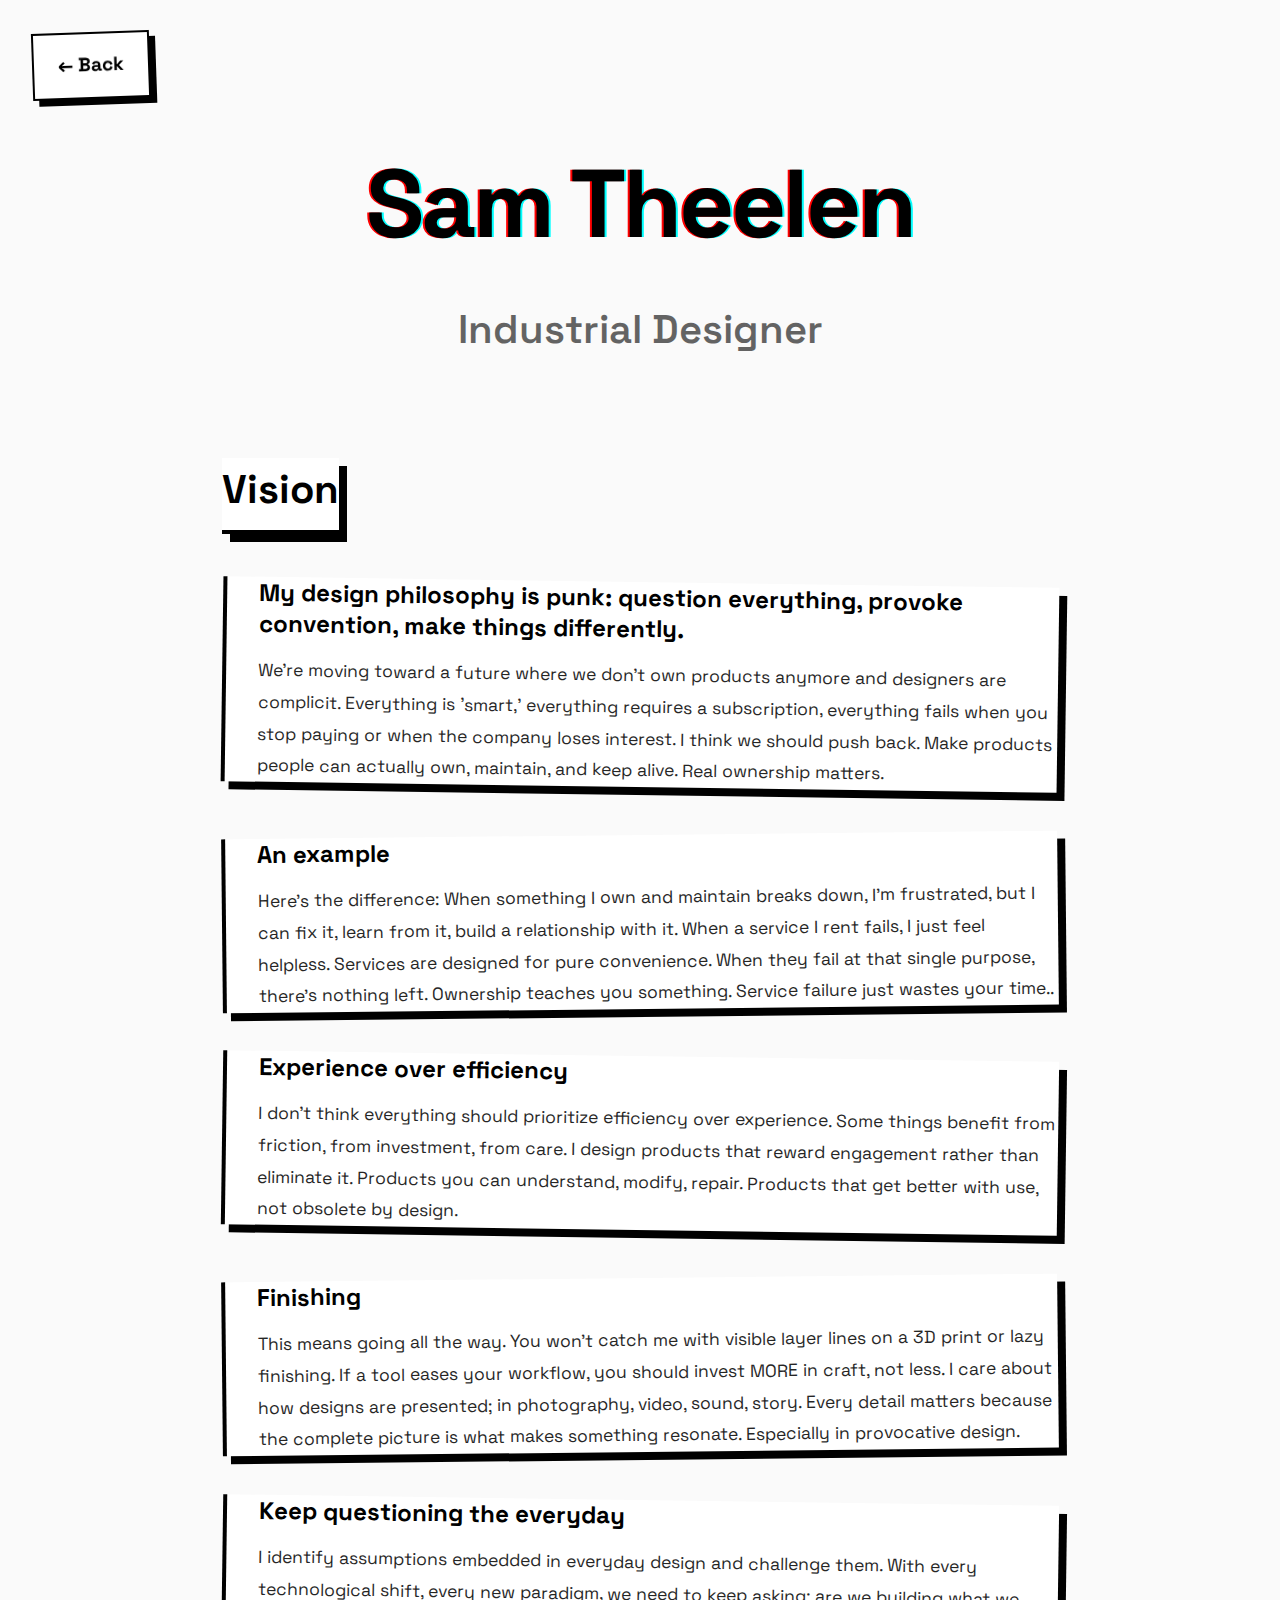
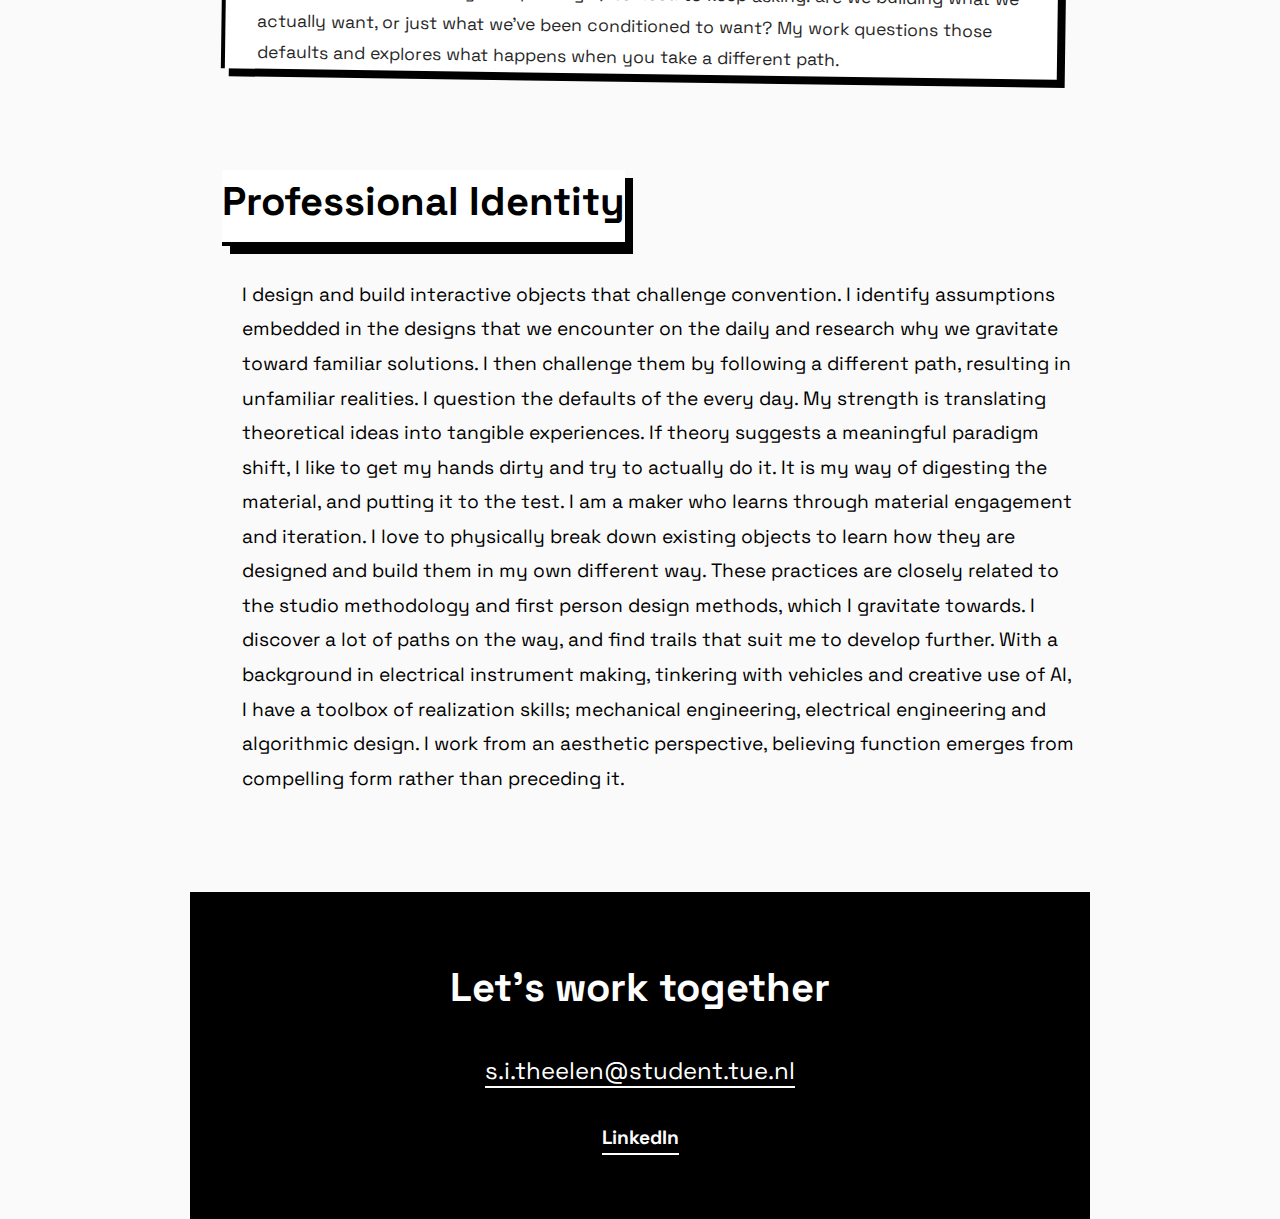
<file: about.html>
<!DOCTYPE html>
<html lang="en">
<head>
    <meta charset="UTF-8">
    <meta name="viewport" content="width=device-width, initial-scale=1.0">
    <title>About - Sam Theelen</title>
    <link rel="preconnect" href="https://fonts.googleapis.com">
    <link rel="preconnect" href="https://fonts.gstatic.com" crossorigin>
    <link href="https://fonts.googleapis.com/css2?family=Space+Grotesk:wght@400;600;700;900&display=swap" rel="stylesheet">
    <link rel="stylesheet" href="about.css">
</head>
<body>
    
    <!-- Back Button -->
    <a href="index.html" class="back-button">← Back</a>

    <!-- About Content -->
    <main class="about-container">
        
        <section class="about-hero">
            <h1>Sam Theelen</h1>
            <h2>Industrial Designer</h2>
        </section>

        <section class="vision-section">
            <h3>Vision</h3>
            
            <div class="vision-point">
                <h4>My design philosophy is punk: question everything, provoke convention, make things differently.</h4>
                <p>We're moving toward a future where we don't own products anymore and designers are complicit. Everything is 'smart,' everything requires a subscription, everything fails when you stop paying or when the company loses interest. I think we should push back. Make products people can actually own, maintain, and keep alive. Real ownership matters.</p>
            </div>

            <div class="vision-point">
                <h4>An example</h4>
                <p>Here's the difference: When something I own and maintain breaks down, I'm frustrated, but I can fix it, learn from it, build a relationship with it. When a service I rent fails, I just feel helpless. Services are designed for pure convenience. When they fail at that single purpose, there's nothing left. Ownership teaches you something. Service failure just wastes your time..</p>
            </div>

            <div class="vision-point">
                <h4>Experience over efficiency</h4>
                <p>I don't think everything should prioritize efficiency over experience. Some things benefit from friction, from investment, from care. I design products that reward engagement rather than eliminate it. Products you can understand, modify, repair. Products that get better with use, not obsolete by design.</p>
            </div>

            <div class="vision-point">
                <h4>Finishing</h4>
                <p>This means going all the way. You won't catch me with visible layer lines on a 3D print or lazy finishing. If a tool eases your workflow, you should invest MORE in craft, not less. I care about how designs are presented; in photography, video, sound, story. Every detail matters because the complete picture is what makes something resonate. Especially in provocative design.</p>
            </div>

            <div class="vision-point">
                <h4>Keep questioning the everyday</h4>
                <p>I identify assumptions embedded in everyday design and challenge them. With every technological shift, every new paradigm, we need to keep asking: are we building what we actually want, or just what we've been conditioned to want? My work questions those defaults and explores what happens when you take a different path.</p>
            </div>
        </section>

        <section class="bio-section">
            <h3>Professional Identity</h3>
            <p>
I design and build interactive objects that challenge convention. I identify assumptions embedded in the designs that we encounter on the daily and research why we gravitate toward familiar solutions. I then challenge them by following a different path, resulting in unfamiliar realities. I question the defaults of the every day. 
My strength is translating theoretical ideas into tangible experiences. If theory suggests a meaningful paradigm shift, I like to get my hands dirty and try to actually do it. It is my way of digesting the material, and putting it to the test. I am a maker who learns through material engagement and iteration. I love to physically break down existing objects to learn how they are designed and build them in my own different way. These practices are closely related to the studio methodology and first person design methods, which I gravitate towards. I discover a lot of paths on the way, and find trails that suit me to develop further.
With a background in electrical instrument making, tinkering with vehicles and creative use of AI, I have a toolbox of realization skills; mechanical engineering, electrical engineering and algorithmic design. I work from an aesthetic perspective, believing function emerges from compelling form rather than preceding it.

</p>
        </section>

        <section class="contact-section">
            <h3>Let's work together</h3>
            <p><a href="mailto:s.i.theelen@student.tue.nl">s.i.theelen@student.tue.nl</a></p>
            <div class="social-links">
                <a href="https://www.linkedin.com/in/sam-theelen/">LinkedIn</a>
            </div>
        </section>

    </main>

</body>
</html>
</file>
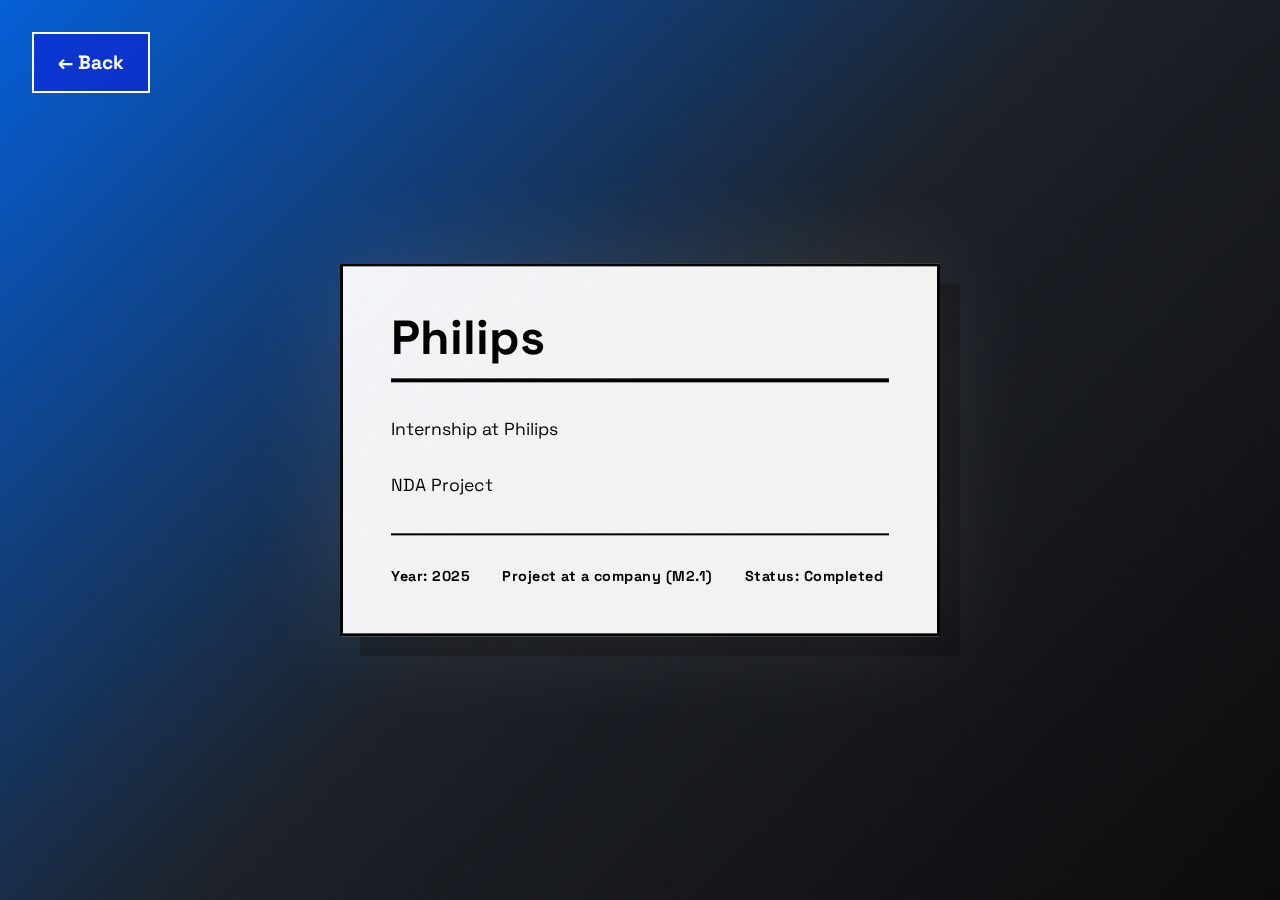
<file: project-3.html>
<!DOCTYPE html>
<html lang="en">
<head>
    <meta charset="UTF-8">
    <meta name="viewport" content="width=device-width, initial-scale=1.0">
    <title>Philips</title>
    <link rel="preconnect" href="https://fonts.googleapis.com">
    <link rel="preconnect" href="https://fonts.gstatic.com" crossorigin>
    <link href="https://fonts.googleapis.com/css2?family=Space+Grotesk:wght@400;600;700;900&display=swap" rel="stylesheet">
    <link rel="stylesheet" href="project-3.css">
</head>
<body>
    <!-- Back Button -->
    <a href="index.html" class="back-button">← Back</a>


    <!-- Project Description - Floating Element -->
    <div class="description-box">
        <h1>Philips</h1>
        <div class="description-content">
            <p>Internship at Philips</p>

            <p>NDA Project</p>
            
        </div>
        
        <div class="project-details">
            <span>Year: 2025</span>
            <span>Project at a company (M2.1)</span>
            <span>Status: Completed</span>
        </div>
    </div>

</body>
</html>
</file>
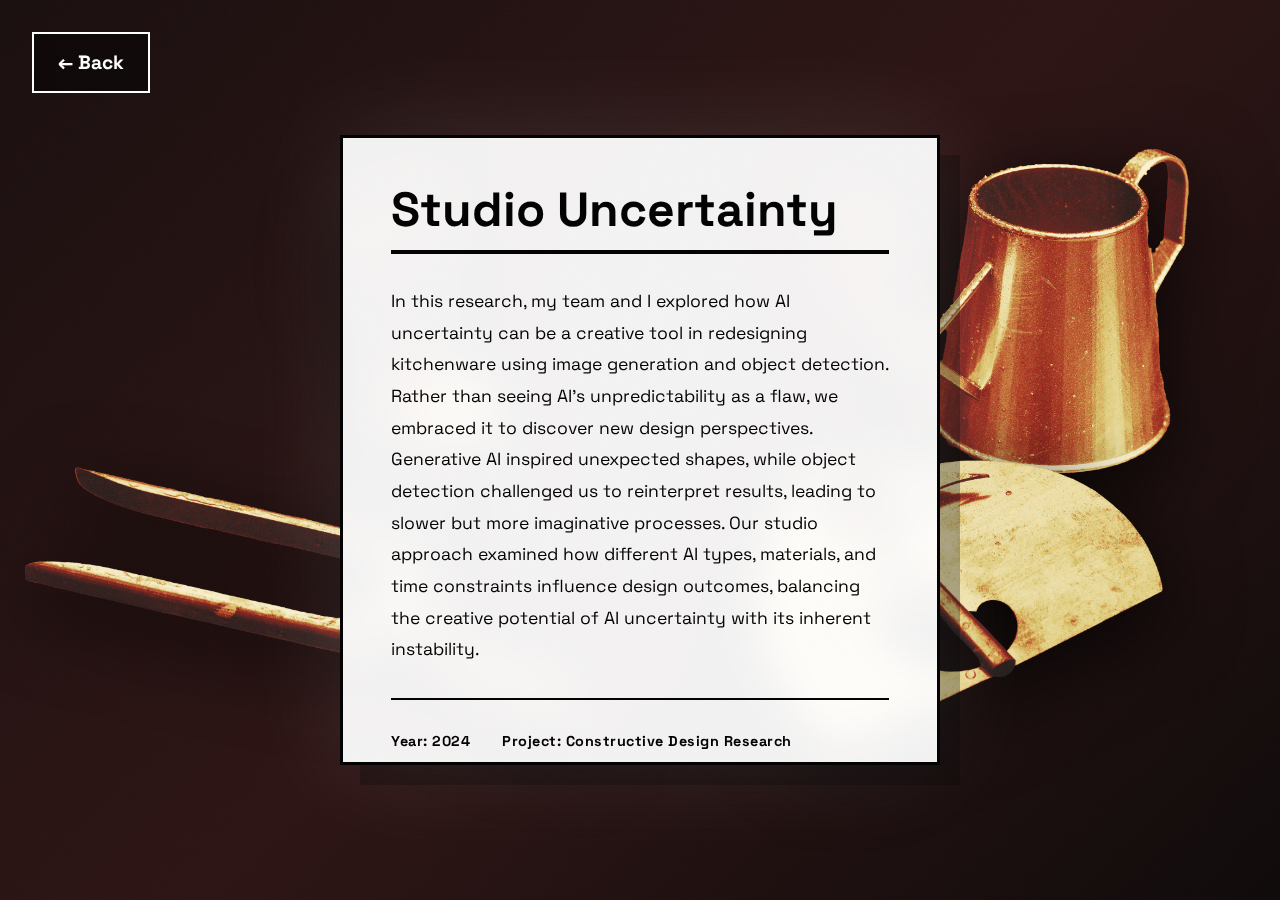
<file: project-4.html>
<!DOCTYPE html>
<html lang="en">
<head>
    <meta charset="UTF-8">
    <meta name="viewport" content="width=device-width, initial-scale=1.0">
    <title>Studio Uncertainty</title>
    <link rel="preconnect" href="https://fonts.googleapis.com">
    <link rel="preconnect" href="https://fonts.gstatic.com" crossorigin>
    <link href="https://fonts.googleapis.com/css2?family=Space+Grotesk:wght@400;600;700;900&display=swap" rel="stylesheet">
    <link rel="stylesheet" href="project-4.css">
</head>
<body>
    <!-- Back Button -->
    <a href="index.html" class="back-button">← Back</a>

    <!-- Floating Artifacts -->
    <div class="artifacts-container">
        <div class="artifact artifact-1">
            <img src="images/Studio Uncertainty/Chork2.png" alt="Chork">
        </div>
        <div class="artifact artifact-2">
            <img src="images/Studio Uncertainty/Waturla2.png" alt="Waturla">
        </div>
        <div class="artifact artifact-3">
            <img src="images/Studio Uncertainty/Thongs2.png" alt="Thongs">
        </div>
        <div class="artifact artifact-4">
            <img src="images/Studio Uncertainty/Scroon2.png" alt="Scroon">
        </div>
    </div>

    <!-- Project Description - Floating Element -->
    <div class="description-box">
        <h1>Studio Uncertainty</h1>
        <div class="description-content">
            <p>In this research, my team and I explored how AI uncertainty can be a creative tool in redesigning kitchenware using image generation and object detection. Rather than seeing AI’s unpredictability as a flaw, we embraced it to discover new design perspectives. Generative AI inspired unexpected shapes, while object detection challenged us to reinterpret results, leading to slower but more imaginative processes. Our studio approach examined how different AI types, materials, and time constraints influence design outcomes, balancing the creative potential of AI uncertainty with its inherent instability.</p>
            
        </div>
        
        <div class="project-details">
            <span>Year: 2024</span>
            <span>Project: Constructive Design Research</span>
            <span>Status: Completed</span>
        </div>
    </div>

</body>
</html>
</file>
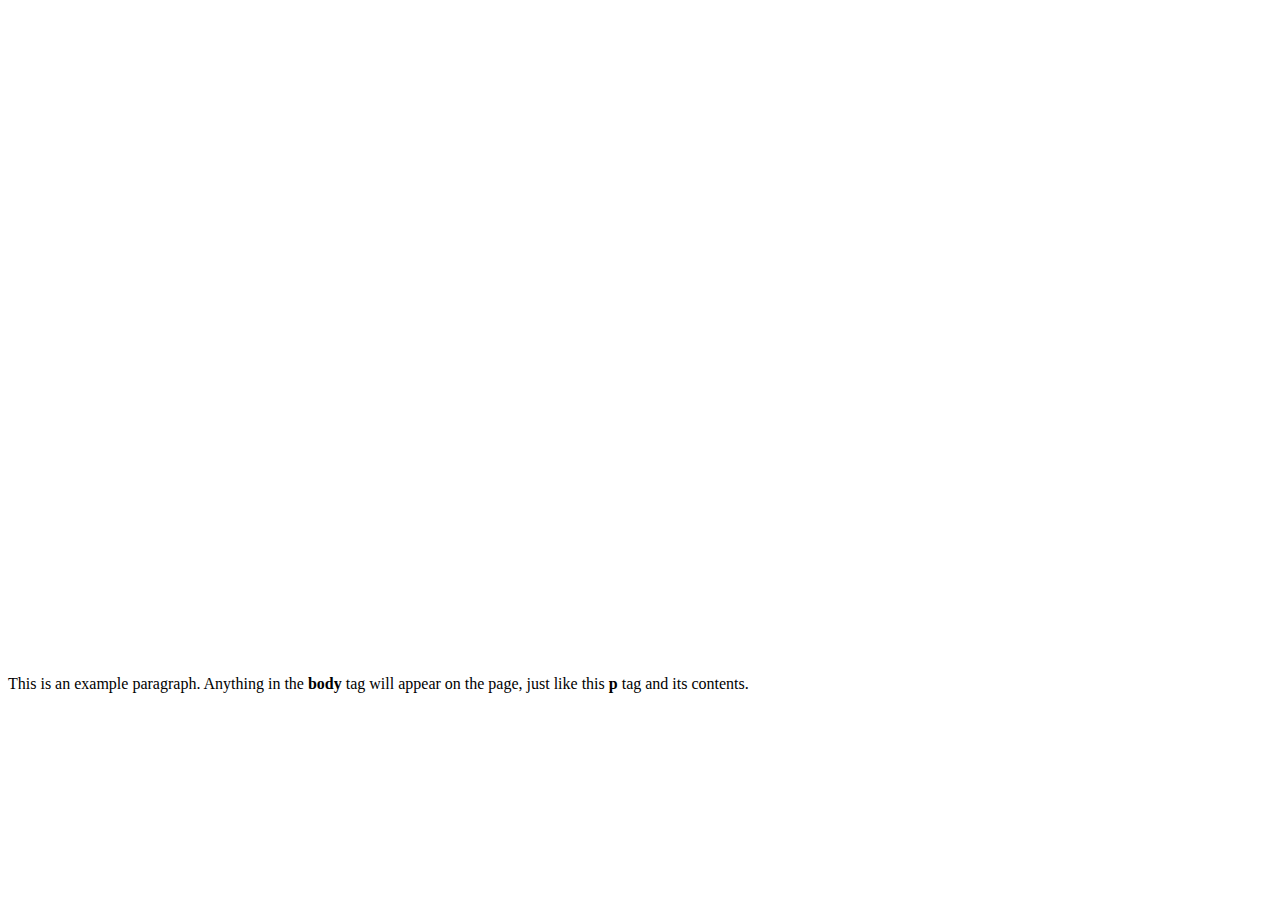
<file: Test.html>
<!doctype html>
<html>
  <head>
    <title>This is the title of the webpage!</title>
  </head>
  <body>
    <iframe width="1150" height="647" src="https://www.youtube.com/embed/tnML9X1MJC4" title="&quot;Je valt er al bij twee af&quot; | First Dates Classics | NPO 3 TV" frameborder="0" allow="accelerometer; autoplay; clipboard-write; encrypted-media; gyroscope; picture-in-picture; web-share" referrerpolicy="strict-origin-when-cross-origin" allowfullscreen></iframe>
    <p>This is an example paragraph. Anything in the <strong>body</strong> tag will appear on the page, just like this <strong>p</strong> tag and its contents.</p>
  </body>
</html>
</file>
<file: about.css>
/* Reset */
* {
    margin: 0;
    padding: 0;
    box-sizing: border-box;
}

body {
    font-family: 'Space Grotesk', -apple-system, BlinkMacSystemFont, sans-serif;
    background: #fafafa;
    color: #000;
    line-height: 1.6;
}

body {
    background: #fafafa;
    animation: backgroundFlicker 1s infinite alternate;
}

@keyframes backgroundFlicker {
    0%   { background:#fafafa; }
    40%  { background:#f5f5f5; }
    60%  { background:#ffffff; }
    70%  { background:#f0f0f0; }
    100% { background:#fafafa; }
}

.about-hero h1 {
    text-shadow:
        -2px 0 red,
        2px 0 cyan;
    animation: glitch 6s infinite;
}

@keyframes glitch {
    0%   { transform: translate(0); }
    20%  { transform: translate(-2px, 1px); }
    40%  { transform: translate(2px, -1px); }
    60%  { transform: translate(-1px, 2px); }
    80%  { transform: translate(1px, -2px); }
    100% { transform: translate(0); }
}

.vision-point {
    transform: rotate(-0.6deg);
}

.vision-point:nth-child(2n) {
    transform: rotate(0.8deg);
}

.bio-section p:nth-child(2n) {
    transform: translateX(20px);
}

.vision-point,
.bio-section h3,
.vision-section h3 {
    border-color: black;
    box-shadow: 8px 8px 0 black;
    background: white;
}
.back-button {
    transform: rotate(-2deg);
    box-shadow: 6px 6px 0 black;
}

.back-button:hover {
    transform: rotate(2deg) translateX(-5px);
}

p:hover,
h4:hover {
    letter-spacing: 2px;
    transform: skewX(-5deg);
    transition: 0.2s;
}

.about-container {
    animation: breathe 10s infinite ease-in-out;
}

@keyframes breathe {
    0%   { transform: scale(1); }
    50%  { transform: scale(1.01); }
    100% { transform: scale(1); }
}





/* Back Button */
.back-button {
    position: fixed;
    top: 2rem;
    left: 2rem;
    color: #000;
    text-decoration: none;
    font-weight: 700;
    font-size: 1.2rem;
    z-index: 1000;
    padding: 1rem 1.5rem;
    border: 2px solid #000;
    background: rgba(255, 255, 255, 0.95);
    transition: all 0.3s;
}

.back-button:hover {
    background: #000;
    color: #fff;
    transform: translateX(-5px);
}

/* About Container */
.about-container {
    max-width: 900px;
    margin: 0 auto;
    padding: 8rem 2rem 4rem 2rem;
}

/* Hero Section */
.about-hero {
    margin-bottom: 6rem;
    text-align: center;
}

.about-hero h1 {
    font-size: clamp(3rem, 8vw, 6rem);
    font-weight: 900;
    letter-spacing: -3px;
    margin-bottom: 1rem;
}

.about-hero h2 {
    font-size: clamp(1.5rem, 4vw, 2.5rem);
    font-weight: 600;
    opacity: 0.6;
}

/* Vision Section */
.vision-section {
    margin-bottom: 6rem;
}

.vision-section h3 {
    font-size: 2.5rem;
    font-weight: 900;
    margin-bottom: 3rem;
    border-bottom: 4px solid #000;
    display: inline-block;
    padding-bottom: 0.5rem;
}

.vision-point {
    margin-bottom: 3rem;
    padding-left: 2rem;
    border-left: 4px solid #000;
}

.vision-point h4 {
    font-size: 1.5rem;
    font-weight: 800;
    margin-bottom: 1rem;
    line-height: 1.3;
}

.vision-point p {
    font-size: 1.1rem;
    line-height: 1.8;
    opacity: 0.85;
}

/* Bio Section */
.bio-section {
    margin-bottom: 6rem;
}

.bio-section h3 {
    font-size: 2.5rem;
    font-weight: 900;
    margin-bottom: 2rem;
    border-bottom: 4px solid #000;
    display: inline-block;
    padding-bottom: 0.5rem;
}

.bio-section p {
    font-size: 1.2rem;
    line-height: 1.8;
    margin-bottom: 1.5rem;
}

/* Contact Section */
.contact-section {
    text-align: center;
    padding: 4rem 2rem;
    background: #000;
    color: #fff;
    margin: 0 -2rem -4rem -2rem;
}

.contact-section h3 {
    font-size: 2.5rem;
    font-weight: 900;
    margin-bottom: 2rem;
}

.contact-section p {
    font-size: 1.5rem;
    margin-bottom: 2rem;
}

.contact-section a {
    color: #fff;
    text-decoration: none;
    border-bottom: 2px solid #fff;
}

.contact-section a:hover {
    opacity: 0.7;
}

.social-links {
    display: flex;
    gap: 2rem;
    justify-content: center;
    margin-top: 2rem;
}

.social-links a {
    font-weight: 700;
    font-size: 1.2rem;
}

/* Responsive */
@media (max-width: 768px) {
    .about-container {
        padding: 6rem 1.5rem 2rem 1.5rem;
    }
    
    .back-button {
        top: 1rem;
        left: 1rem;
        font-size: 1rem;
        padding: 0.75rem 1rem;
    }
    
    .about-hero {
        margin-bottom: 4rem;
    }
    
    .vision-point {
        padding-left: 1rem;
    }
    
    .vision-point h4 {
        font-size: 1.2rem;
    }
    
    .vision-point p {
        font-size: 1rem;
    }
    
    .contact-section {
        margin: 0 -1.5rem -2rem -1.5rem;
    }
    
}
</file>
<file: project-3.css>
/* Reset */
* {
    margin: 0;
    padding: 0;
    box-sizing: border-box;
}

body {
    font-family: 'Space Grotesk', -apple-system, BlinkMacSystemFont, sans-serif;
    background: linear-gradient(135deg, #035ED8 0%, #1b2027 50%, #0a0a0a 100%);
    min-height: 100vh;
    overflow-x: hidden;
    color: #fff;
    position: relative;
}

/* Back Button */
.back-button {
    position: fixed;
    top: 2rem;
    left: 2rem;
    color: #fff;
    text-decoration: none;
    font-weight: 700;
    font-size: 1.2rem;
    z-index: 1000;
    padding: 1rem 1.5rem;
    border: 2px solid #fff;
    background: rgba(14, 17, 222, 0.5);
    backdrop-filter: blur(10px);
    transition: all 0.3s;
}

.back-button:hover {
    background: #fff;
    color: #000;
    transform: translateX(-5px);
}

/* Artifacts Container */
.artifacts-container {
    position: fixed;
    width: 100%;
    height: 100%;
    top: 0;
    left: 0;
    pointer-events: none;
    z-index: 1;
}

/* Individual Artifacts - Floating in Space */
.artifact {
    position: absolute;
    animation: float 20s ease-in-out infinite;
    filter: drop-shadow(0 20px 40px rgba(0, 0, 0, 0.8));
}

.artifact img {
    width: 100%;
    height: 100%;
    object-fit: contain;
}

/* Artifact 1 - Top Left */
.artifact-1 {
    top: -10%;
    left: -5%;
    width: 1000px;
    height: 1000px;
    animation-delay: 0s;
    animation-duration: 25s;
}

/* Artifact 2 - Top Right */
.artifact-2 {
    top: -5%;
    right: -10%;
    width: 700px;
    height: 700px;
    animation-delay: -5s;
    animation-duration: 30s;
}

/* Artifact 3 - Bottom Left */
.artifact-3 {
    bottom: -10%;
    left: -10%;
    width: 790px;
    height: 790px;
    animation-delay: -10s;
    animation-duration: 28s;
}

/* Artifact 4 - Bottom Right */
.artifact-4 {
    bottom: -10%;
    right: -5%;
    width: 800px;
    height: 800px;
    animation-delay: -15s;
    animation-duration: 22s;
}

/* Floating Animation */
@keyframes float {
    0%, 100% {
        transform: translate(0, 0) rotate(0deg);
    }
    25% {
        transform: translate(120px, -30px) rotate(50deg);
    }
    50% {
        transform: translate(-15px, 220px) rotate(-3deg);
    }
    75% {
        transform: translate(25px, 10px) rotate(4deg);
    }
}

/* Description Box - Floating Element */
.description-box {
    position: fixed;
    top: 50%;
    left: 50%;
    transform: translate(-50%, -50%);
    max-width: 600px;
    width: 90%;
    max-height: 70vh;
    background: rgba(255, 255, 255, 0.95);
    backdrop-filter: blur(20px);
    border: 3px solid #000;
    padding: 3rem;
    z-index: 100;
    box-shadow: 
        0 0 100px rgba(255, 255, 255, 0.1),
        20px 20px 0 rgba(0, 0, 0, 0.3);
    overflow-y: auto;
    color: #000;
}

.description-box h1 {
    font-size: 3rem;
    font-weight: 900;
    margin-bottom: 2rem;
    line-height: 1;
    border-bottom: 4px solid #000;
    padding-bottom: 1rem;
}

.description-content {
    margin-bottom: 2rem;
}

.description-content p {
    font-size: 1.1rem;
    line-height: 1.8;
    margin-bottom: 1.5rem;
}

.project-details {
    display: flex;
    gap: 2rem;
    padding-top: 2rem;
    border-top: 2px solid #000;
    flex-wrap: wrap;
}

.project-details span {
    font-weight: 700;
    font-size: 0.9rem;
    letter-spacing: 0.5px;
}

/* Scrollbar Styling */
.description-box::-webkit-scrollbar {
    width: 8px;
}

.description-box::-webkit-scrollbar-track {
    background: #f1f1f1;
}

.description-box::-webkit-scrollbar-thumb {
    background: #000;
}

/* Responsive */
@media (max-width: 1200px) {
    .artifact-1, .artifact-2, .artifact-3, .artifact-4 {
        width: 300px;
        height: 300px;
    }
}

@media (max-width: 768px) {
    .back-button {
        top: 1rem;
        left: 1rem;
        font-size: 1rem;
        padding: 0.75rem 1rem;
    }
    
    .description-box {
        padding: 2rem;
        max-height: 80vh;
    }
    
    .description-box h1 {
        font-size: 2rem;
    }
    
    .artifact-1, .artifact-2, .artifact-3, .artifact-4 {
        width: 200px;
        height: 200px;
    }
    
    .artifact-1 {
        top: 5%;
        left: 2%;
    }
    
    .artifact-2 {
        top: 3%;
        right: 2%;
    }
    
    .artifact-3 {
        bottom: 5%;
        left: 5%;
    }
    
    .artifact-4 {
        bottom: 8%;
        right: 3%;
    }
}

/* Optional: Add a subtle grain texture overlay */
body::before {
    content: '';
    position: fixed;
    top: 0;
    left: 0;
    width: 100%;
    height: 100%;
    background-image: url("data:image/svg+xml,%3Csvg viewBox='0 0 400 400' xmlns='http://www.w3.org/2000/svg'%3E%3Cfilter id='noiseFilter'%3E%3CfeTurbulence type='fractalNoise' baseFrequency='2' numOctaves='3' stitchTiles='stitch'/%3E%3C/filter%3E%3Crect width='100%25' height='100%25' filter='url(%23noiseFilter)'/%3E%3C/svg%3E");
    opacity: 0.03;
    pointer-events: none;
    z-index: 9999;
}
</file>
<file: project-4.css>
/* Reset */
* {
    margin: 0;
    padding: 0;
    box-sizing: border-box;
}

body {
    font-family: 'Space Grotesk', -apple-system, BlinkMacSystemFont, sans-serif;
    background: linear-gradient(135deg, #1a0f0f 0%, #2d1414 50%, #0f0a0a 100%);
    min-height: 100vh;
    overflow-x: hidden;
    color: #fff;
    position: relative;
}

/* Back Button */
.back-button {
    position: fixed;
    top: 2rem;
    left: 2rem;
    color: #fff;
    text-decoration: none;
    font-weight: 700;
    font-size: 1.2rem;
    z-index: 1000;
    padding: 1rem 1.5rem;
    border: 2px solid #fff;
    background: rgba(0, 0, 0, 0.5);
    backdrop-filter: blur(10px);
    transition: all 0.3s;
}

.back-button:hover {
    background: #fff;
    color: #000;
    transform: translateX(-5px);
}

/* Artifacts Container */
.artifacts-container {
    position: fixed;
    width: 100%;
    height: 100%;
    top: 0;
    left: 0;
    pointer-events: none;
    z-index: 1;
}

/* Individual Artifacts - Floating in Space */
.artifact {
    position: absolute;
    animation: float 20s ease-in-out infinite;
    filter: drop-shadow(0 20px 40px rgba(0, 0, 0, 0.8));
}

.artifact img {
    width: 100%;
    height: 100%;
    object-fit: contain;
}

/* Artifact 1 - Top Left */
.artifact-1 {
    top: -10%;
    left: -5%;
    width: 1000px;
    height: 1000px;
    animation-delay: 0s;
    animation-duration: 25s;
}

/* Artifact 2 - Top Right */
.artifact-2 {
    top: -5%;
    right: -10%;
    width: 700px;
    height: 700px;
    animation-delay: -5s;
    animation-duration: 30s;
}

/* Artifact 3 - Bottom Left */
.artifact-3 {
    bottom: -10%;
    left: -10%;
    width: 790px;
    height: 790px;
    animation-delay: -10s;
    animation-duration: 28s;
}

/* Artifact 4 - Bottom Right */
.artifact-4 {
    bottom: -10%;
    right: -5%;
    width: 800px;
    height: 800px;
    animation-delay: -15s;
    animation-duration: 22s;
}

/* Floating Animation */
@keyframes float {
    0%, 100% {
        transform: translate(0, 0) rotate(0deg);
    }
    25% {
        transform: translate(120px, -30px) rotate(50deg);
    }
    50% {
        transform: translate(-15px, 220px) rotate(-3deg);
    }
    75% {
        transform: translate(25px, 10px) rotate(4deg);
    }
}

/* Description Box - Floating Element */
.description-box {
    position: fixed;
    top: 50%;
    left: 50%;
    transform: translate(-50%, -50%);
    max-width: 600px;
    width: 90%;
    max-height: 70vh;
    background: rgba(255, 255, 255, 0.95);
    backdrop-filter: blur(20px);
    border: 3px solid #000;
    padding: 3rem;
    z-index: 100;
    box-shadow: 
        0 0 100px rgba(255, 255, 255, 0.1),
        20px 20px 0 rgba(0, 0, 0, 0.3);
    overflow-y: auto;
    color: #000;
}

.description-box h1 {
    font-size: 3rem;
    font-weight: 900;
    margin-bottom: 2rem;
    line-height: 1;
    border-bottom: 4px solid #000;
    padding-bottom: 1rem;
}

.description-content {
    margin-bottom: 2rem;
}

.description-content p {
    font-size: 1.1rem;
    line-height: 1.8;
    margin-bottom: 1.5rem;
}

.project-details {
    display: flex;
    gap: 2rem;
    padding-top: 2rem;
    border-top: 2px solid #000;
    flex-wrap: wrap;
}

.project-details span {
    font-weight: 700;
    font-size: 0.9rem;
    letter-spacing: 0.5px;
}

/* Scrollbar Styling */
.description-box::-webkit-scrollbar {
    width: 8px;
}

.description-box::-webkit-scrollbar-track {
    background: #f1f1f1;
}

.description-box::-webkit-scrollbar-thumb {
    background: #000;
}

/* Responsive */
@media (max-width: 1200px) {
    .artifact-1, .artifact-2, .artifact-3, .artifact-4 {
        width: 300px;
        height: 300px;
    }
}

@media (max-width: 768px) {
    .back-button {
        top: 1rem;
        left: 1rem;
        font-size: 1rem;
        padding: 0.75rem 1rem;
    }
    
    .description-box {
        padding: 2rem;
        max-height: 80vh;
    }
    
    .description-box h1 {
        font-size: 2rem;
    }
    
    .artifact-1, .artifact-2, .artifact-3, .artifact-4 {
        width: 200px;
        height: 200px;
    }
    
    .artifact-1 {
        top: 5%;
        left: 2%;
    }
    
    .artifact-2 {
        top: 3%;
        right: 2%;
    }
    
    .artifact-3 {
        bottom: 5%;
        left: 5%;
    }
    
    .artifact-4 {
        bottom: 8%;
        right: 3%;
    }
}

/* Optional: Add a subtle grain texture overlay */
body::before {
    content: '';
    position: fixed;
    top: 0;
    left: 0;
    width: 100%;
    height: 100%;
    background-image: url("data:image/svg+xml,%3Csvg viewBox='0 0 400 400' xmlns='http://www.w3.org/2000/svg'%3E%3Cfilter id='noiseFilter'%3E%3CfeTurbulence type='fractalNoise' baseFrequency='2' numOctaves='3' stitchTiles='stitch'/%3E%3C/filter%3E%3Crect width='100%25' height='100%25' filter='url(%23noiseFilter)'/%3E%3C/svg%3E");
    opacity: 0.03;
    pointer-events: none;
    z-index: 9999;
}
</file>
